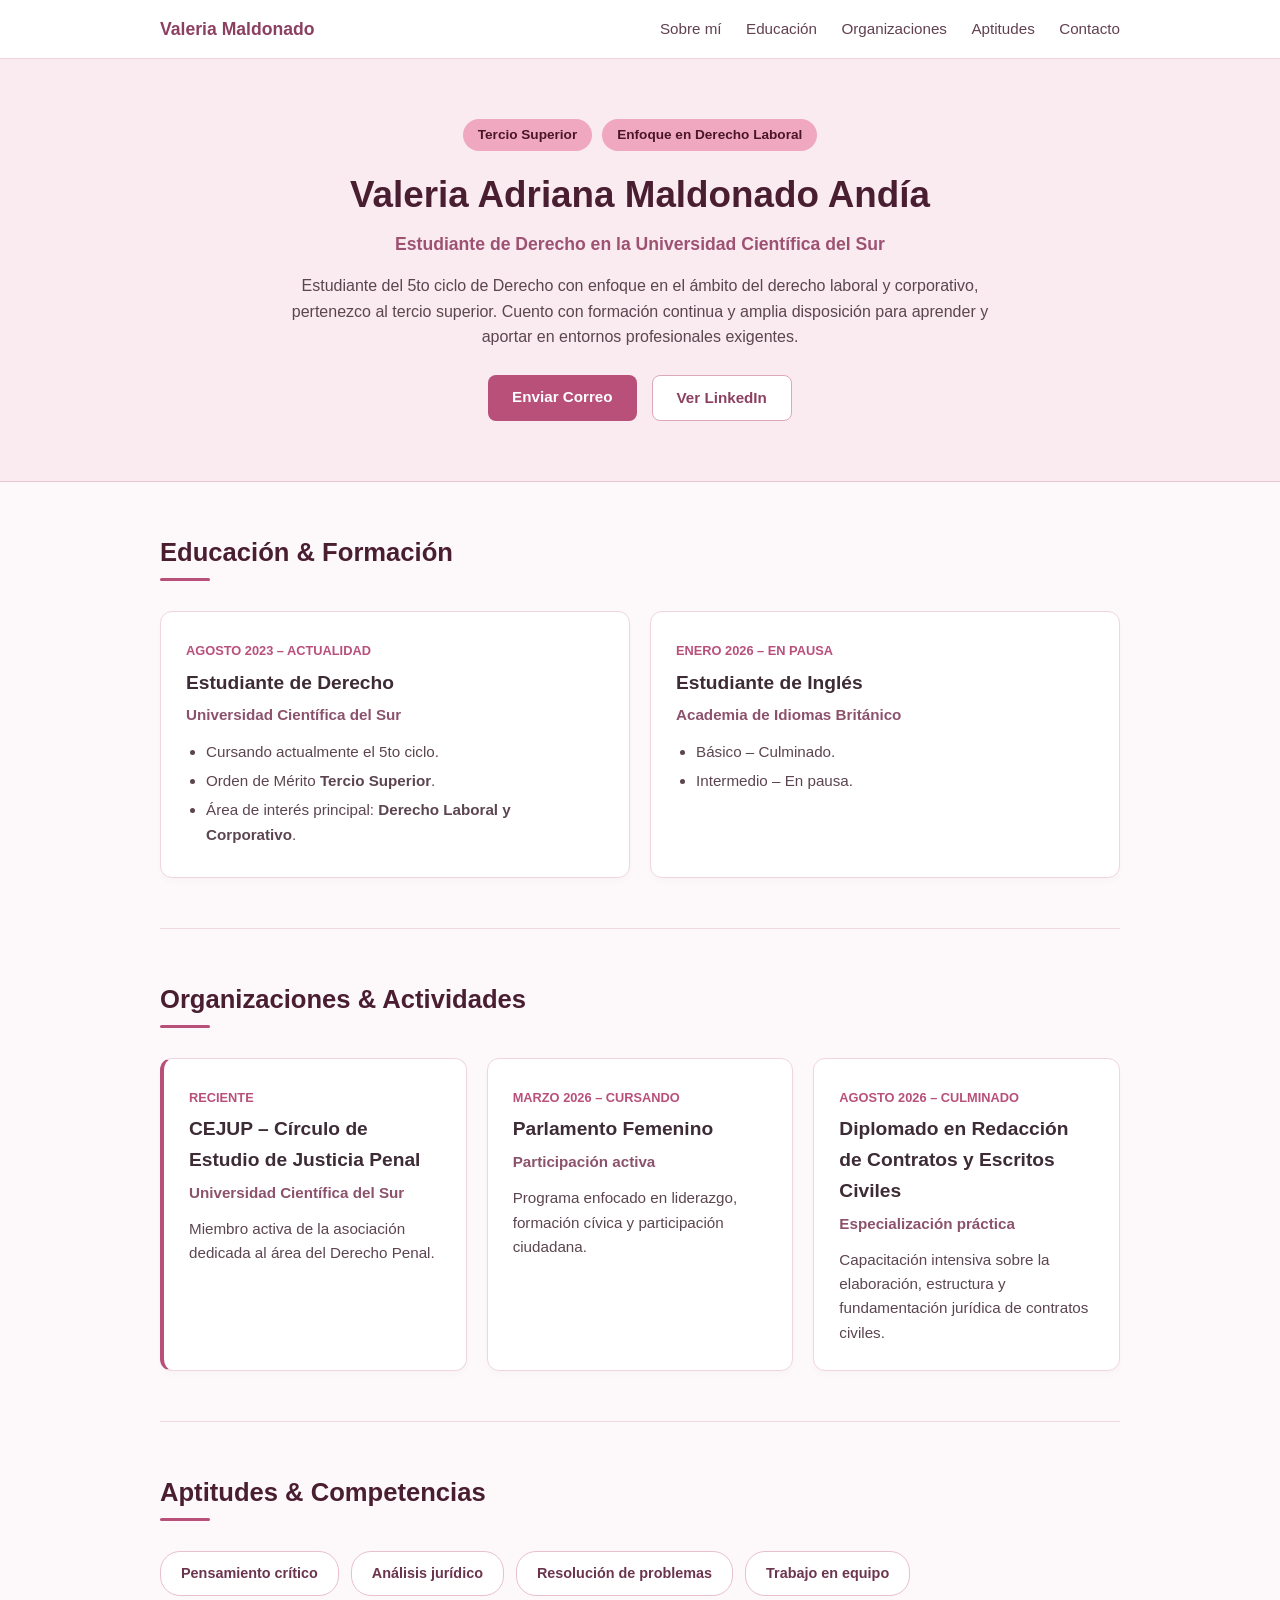
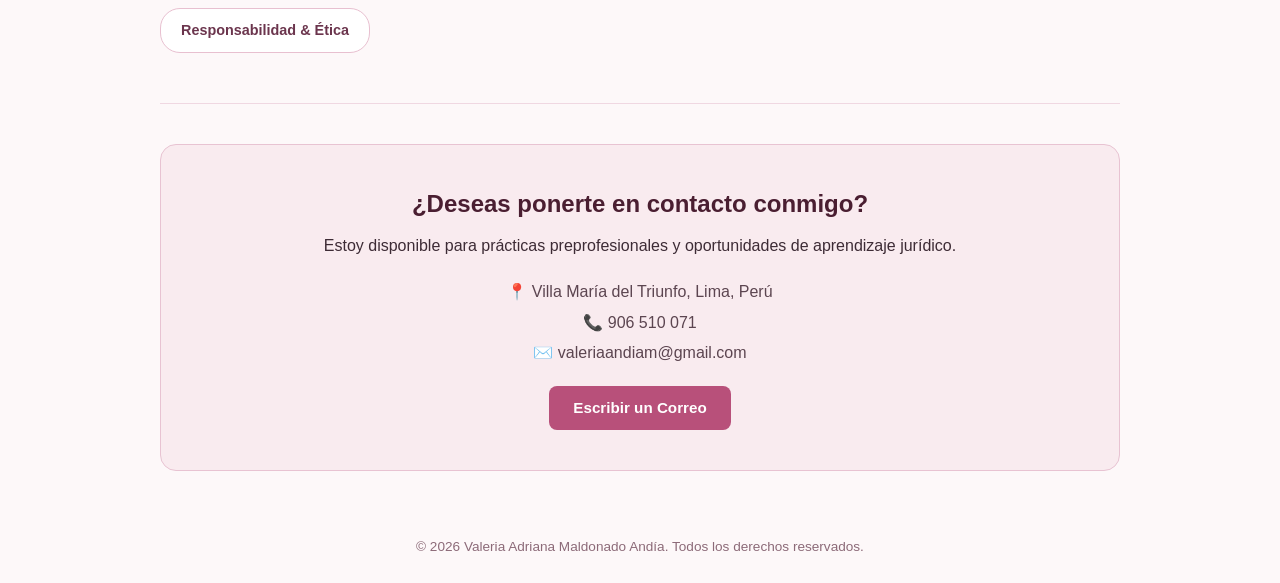
<file: index.html>
<!DOCTYPE html>
<html lang="es">
<head>
    <meta charset="UTF-8">
    <meta name="viewport" content="width=device-width, initial-scale=1.0">
    <title>Valeria Maldonado | Perfil Profesional</title>
    <!-- Vinculación con el archivo CSS externo -->
    <link rel="stylesheet" href="styles.css">
</head>
<body>

    <!-- Barra de navegación -->
    <nav class="navbar">
        <div class="nav-container">
            <span class="nav-logo">Valeria Maldonado</span>
            <div class="nav-links">
                <a href="#perfil">Sobre mí</a>
                <a href="#educacion">Educación</a>
                <a href="#experiencia">Organizaciones</a>
                <a href="#aptitudes">Aptitudes</a>
                <a href="#contacto">Contacto</a>
            </div>
        </div>
    </nav>

    <!-- Encabezado / Presentación principal -->
    <header id="perfil" class="hero">
        <div class="container hero-content">
            <div class="badges">
                <span class="badge">Tercio Superior</span>
                <span class="badge">Enfoque en Derecho Laboral</span>
            </div>
            <h1>Valeria Adriana Maldonado Andía</h1>
            <p class="subtitle">Estudiante de Derecho en la Universidad Científica del Sur</p>
            <p class="description">
                Estudiante del 5to ciclo de Derecho con enfoque en el ámbito del derecho laboral y corporativo, pertenezco al tercio superior. Cuento con formación continua y amplia disposición para aprender y aportar en entornos profesionales exigentes.
            </p>
            <div class="hero-buttons">
                <a href="mailto:valeriaandiam@gmail.com" target="_blank" class="btn btn-primary">Enviar Correo</a>
                <a href="https://www.linkedin.com/in/valeria-maldonado-andia-7b4036427/" target="_blank" class="btn btn-secondary">Ver LinkedIn</a>
            </div>
        </div>
    </header>

    <main class="container">

        <!-- Sección Educación -->
        <section id="educacion" class="section">
            <h2 class="section-title">Educación & Formación</h2>
            <div class="grid">
                
                <div class="card">
                    <span class="date">Agosto 2023 – Actualidad</span>
                    <h3>Estudiante de Derecho</h3>
                    <p class="institution">Universidad Científica del Sur</p>
                    <ul class="card-list">
                        <li>Cursando actualmente el 5to ciclo.</li>
                        <li>Orden de Mérito <strong>Tercio Superior</strong>.</li>
                        <li>Área de interés principal: <strong>Derecho Laboral y Corporativo</strong>.</li>
                    </ul>
                </div>

                <div class="card">
                    <span class="date">Enero 2026 – En pausa</span>
                    <h3>Estudiante de Inglés</h3>
                    <p class="institution">Academia de Idiomas Británico</p>
                    <ul class="card-list">
                        <li>Básico – Culminado.</li>
                        <li>Intermedio – En pausa.</li>
                    </ul>
                </div>

            </div>
        </section>

        <!-- Sección Organizaciones y Actividades Extraacadémicas -->
        <section id="experiencia" class="section">
            <h2 class="section-title">Organizaciones & Actividades</h2>
            <div class="grid">
                
                <div class="card card-highlight">
                    <span class="date">Reciente</span>
                    <h3>CEJUP – Círculo de Estudio de Justicia Penal</h3>
                    <p class="institution">Universidad Científica del Sur</p>
                    <p class="card-text">
                        Miembro activa de la asociación dedicada al área del Derecho Penal.
                    </p>
                </div>

                <div class="card">
                    <span class="date">Marzo 2026 – Cursando</span>
                    <h3>Parlamento Femenino</h3>
                    <p class="institution">Participación activa</p>
                    <p class="card-text">
                        Programa enfocado en liderazgo, formación cívica y participación ciudadana.
                    </p>
                </div>

                <div class="card">
                    <span class="date">Agosto 2026 – Culminado</span>
                    <h3>Diplomado en Redacción de Contratos y Escritos Civiles</h3>
                    <p class="institution">Especialización práctica</p>
                    <p class="card-text">
                        Capacitación intensiva sobre la elaboración, estructura y fundamentación jurídica de contratos civiles.
                    </p>
                </div>

            </div>
        </section>

        <!-- Sección Aptitudes -->
        <section id="aptitudes" class="section">
            <h2 class="section-title">Aptitudes & Competencias</h2>
            <div class="skills-grid">
                <div class="skill-item">Pensamiento crítico</div>
                <div class="skill-item">Análisis jurídico</div>
                <div class="skill-item">Resolución de problemas</div>
                <div class="skill-item">Trabajo en equipo</div>
                <div class="skill-item">Responsabilidad & Ética</div>
            </div>
        </section>

        <!-- Sección Contacto -->
        <section id="contacto" class="section section-contact">
            <h2>¿Deseas ponerte en contacto conmigo?</h2>
            <p>Estoy disponible para prácticas preprofesionales y oportunidades de aprendizaje jurídico.</p>
            <div class="contact-info">
                <p>📍 Villa María del Triunfo, Lima, Perú</p>
                <p>📞 906 510 071</p>
                <p>✉️ valeriaandiam@gmail.com</p>
            </div>
            <div class="contact-actions">
                <a href="mailto:valeriaandiam@gmail.com" class="btn btn-primary">Escribir un Correo</a>
            </div>
        </section>

    </main>

    <!-- Pie de página -->
    <footer class="footer">
        <p>© 2026 Valeria Adriana Maldonado Andía. Todos los derechos reservados.</p>
    </footer>

</body>
</html>
</file>
<file: styles.css>
/* ==========================================
   HOJA DE ESTILOS EXTERNA - PERFIL VALERIA
   Paleta: Rosa Pastel, Crema y Chocolate
   ========================================== */

/* 1. RESET Y CONFIGURACIÓN BÁSICA */
* {
    margin: 0;
    padding: 0;
    box-sizing: border-box;
}

body {
    font-family: 'Segoe UI', Tahoma, Geneva, Verdana, sans-serif;
    background-color: #FDF8F9; /* Rosa/Crema suave de fondo */
    color: #3D2B35;           /* Texto café/chocolate para contraste legible */
    line-height: 1.6;
}

.container {
    max-width: 1000px;
    margin: 0 auto;
    padding: 0 20px;
}

/* 2. BARRA DE NAVEGACIÓN */
.navbar {
    position: sticky;
    top: 0;
    background-color: rgba(255, 255, 255, 0.95);
    backdrop-filter: blur(5px);
    border-bottom: 1px solid #F3D2DF;
    z-index: 100;
}

.nav-container {
    max-width: 1000px;
    margin: 0 auto;
    display: flex;
    justify-content: space-between;
    align-items: center;
    padding: 15px 20px;
}

.nav-logo {
    font-weight: bold;
    font-size: 1.1rem;
    color: #8C4060;
}

.nav-links a {
    text-decoration: none;
    color: #614050;
    margin-left: 20px;
    font-size: 0.95rem;
    font-weight: 500;
    transition: color 0.3s ease;
}

.nav-links a:hover {
    color: #B8507A;
}

/* 3. ENCABEZADO / HERO */
.hero {
    background-color: #F9EBEF; /* Fondo rosa pastel sutil */
    border-bottom: 1px solid #E8C3D2;
    padding: 60px 0;
}

.hero-content {
    text-align: center;
}

.badges {
    display: flex;
    justify-content: center;
    gap: 10px;
    margin-bottom: 15px;
    flex-wrap: wrap;
}

.badge {
    background-color: #F0A8C0;
    color: #4A1528;
    padding: 5px 15px;
    border-radius: 20px;
    font-size: 0.85rem;
    font-weight: 600;
}

.hero h1 {
    font-size: 2.3rem;
    color: #4A1E31;
    margin-bottom: 5px;
}

.subtitle {
    font-size: 1.1rem;
    color: #9E5272;
    font-weight: 600;
    margin-bottom: 15px;
}

.description {
    max-width: 700px;
    margin: 0 auto 25px auto;
    color: #5C4550;
    font-size: 1rem;
}

/* BOTONES */
.hero-buttons {
    display: flex;
    justify-content: center;
    gap: 15px;
    flex-wrap: wrap;
}

.btn {
    display: inline-block;
    padding: 10px 24px;
    border-radius: 8px;
    text-decoration: none;
    font-weight: 600;
    font-size: 0.95rem;
    transition: background-color 0.3s ease;
}

.btn-primary {
    background-color: #B8507A;
    color: #FFFFFF;
}

.btn-primary:hover {
    background-color: #9C3D63;
}

.btn-secondary {
    background-color: #FFFFFF;
    color: #8C4060;
    border: 1px solid #DDA8BC;
}

.btn-secondary:hover {
    background-color: #F5E6EC;
}

/* 4. SECCIONES GENERALES */
.section {
    padding: 50px 0;
    border-bottom: 1px solid #F0D8E2;
}

.section-title {
    font-size: 1.6rem;
    color: #4A1E31;
    margin-bottom: 30px;
    position: relative;
}

.section-title::after {
    content: '';
    display: block;
    width: 50px;
    height: 3px;
    background-color: #B8507A;
    margin-top: 5px;
    border-radius: 2px;
}

/* REJILLA DE TARJETAS (GRID) */
.grid {
    display: grid;
    grid-template-columns: repeat(auto-fit, minmax(280px, 1fr));
    gap: 20px;
}

.card {
    background-color: #FFFFFF;
    border: 1px solid #F0D5E0;
    border-radius: 12px;
    padding: 25px;
    box-shadow: 0 4px 6px rgba(0, 0, 0, 0.02);
}

.card-highlight {
    border-left: 4px solid #B8507A;
}

.date {
    font-size: 0.8rem;
    color: #B8507A;
    font-weight: 700;
    text-transform: uppercase;
}

.card h3 {
    font-size: 1.2rem;
    color: #3D2B35;
    margin: 5px 0;
}

.institution {
    font-weight: 600;
    color: #8C526B;
    font-size: 0.95rem;
    margin-bottom: 12px;
}

.card-list {
    padding-left: 20px;
    color: #5C4550;
    font-size: 0.95rem;
}

.card-list li {
    margin-bottom: 5px;
}

.card-text {
    color: #5C4550;
    font-size: 0.95rem;
}

/* 5. SECCIÓN APTITUDES */
.skills-grid {
    display: flex;
    flex-wrap: wrap;
    gap: 12px;
}

.skill-item {
    background-color: #FFFFFF;
    border: 1px solid #E8C0D0;
    color: #6B354D;
    padding: 10px 20px;
    border-radius: 20px;
    font-weight: 600;
    font-size: 0.9rem;
}

/* 6. SECCIÓN CONTACTO */
.section-contact {
    text-align: center;
    background-color: #F9EBEF;
    border-radius: 16px;
    margin: 40px auto;
    padding: 40px 20px;
    border: 1px solid #E8C3D2;
}

.section-contact h2 {
    color: #4A1E31;
    margin-bottom: 10px;
}

.contact-info {
    margin: 20px 0;
    font-weight: 500;
    color: #5C4550;
}

.contact-info p {
    margin: 5px 0;
}

.contact-actions {
    margin-top: 20px;
}

/* 7. PIE DE PÁGINA */
.footer {
    text-align: center;
    padding: 25px 0;
    color: #8C6A78;
    font-size: 0.85rem;
}

/* RESPONSIVO PARA CELULARES */
@media (max-width: 600px) {
    .nav-container {
        flex-direction: column;
        gap: 10px;
    }
    
    .nav-links a {
        margin: 0 8px;
    }

    .hero h1 {
        font-size: 1.8rem;
    }
}
</file>
